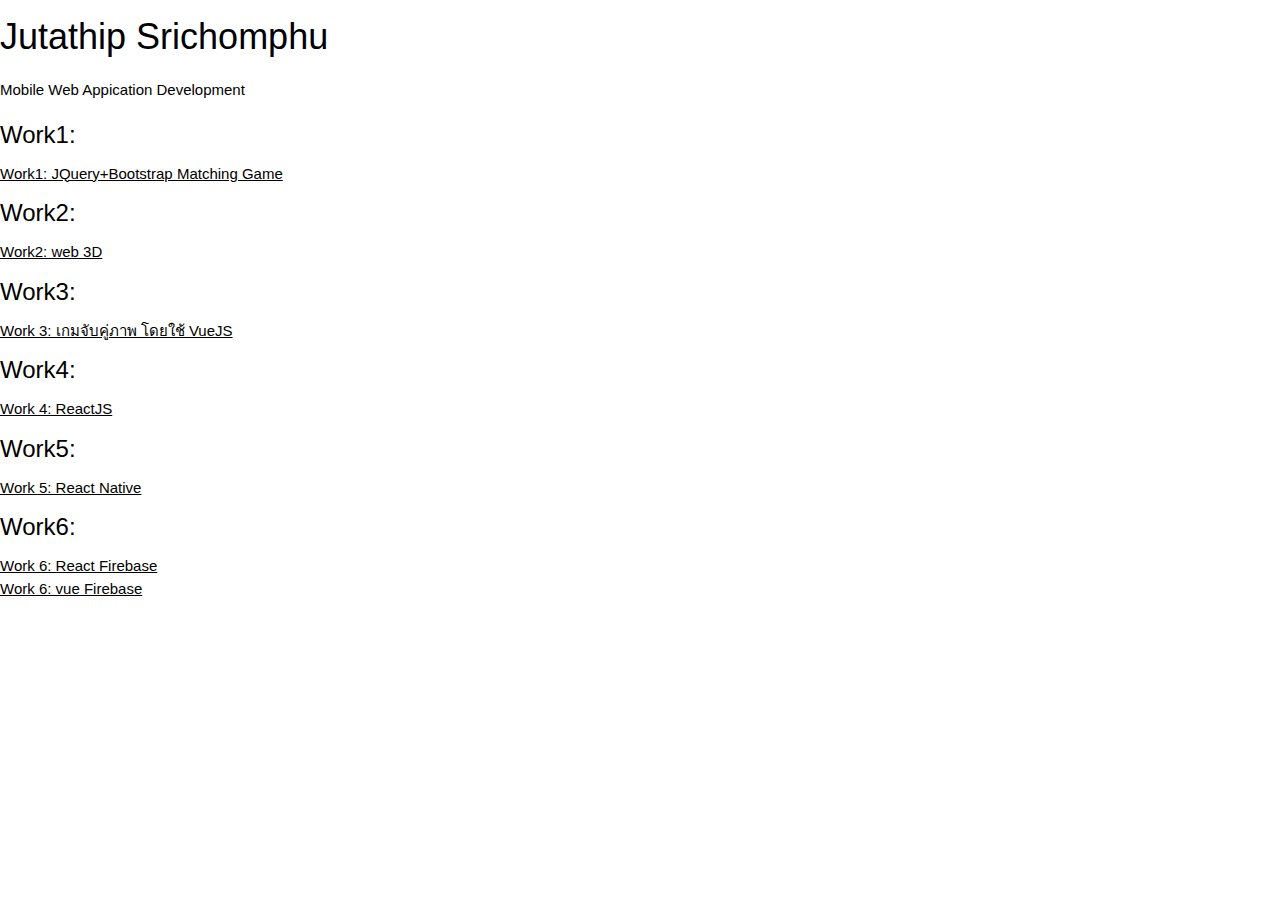
<file: index.html>
<!DOCTYPE html>
<html>
    <head>
        <title>index</title>
        <meta charset="UTF-8">
        <meta name="viewport" content="width=device-width, initial-scale=1">
        <link rel="stylesheet" href="my.css">
    <link href="https://cdn.jsdelivr.net/npm/bootstrap@5.1.3/dist/css/bootstrap.min.css" rel="stylesheet" integrity="sha384-1BmE4kWBq78iYhFldvKuhfTAU6auU8tT94WrHftjDbrCEXSU1oBoqyl2QvZ6jIW3" crossorigin="anonymous">
    <script src="https://ajax.googleapis.com/ajax/libs/jquery/3.7.1/jquery.min.js"></script>
        <link rel="stylesheet" href="https://www.w3schools.com/w3css/4/w3.css">
        <link rel="stylesheet" href="https://fonts.googleapis.com/css?family=Lato">
        <link rel="stylesheet" href="https://cdnjs.cloudflare.com/ajax/libs/font-awesome/4.7.0/css/font-awesome.min.css">
        <style>
          
        </style>
    </head>
<body>

    <body>
        <header>
            <div class="container">
                <h1>Jutathip Srichomphu</h1>
                <p>Mobile Web Appication Development </p>
            </div>
        </header>
    
        <section id="portfolio">
            <div class="container">
                <h2></h2>
                <div class="project">
                    <h3>Work1:</h3>
                    <a href="work1.html">Work1: JQuery+Bootstrap Matching Game</a>
                </div>
                <div class="project">
                    <h3>Work2:</h3>
                    <a href="work2.html">Work2: web 3D</a>
                </div>
                <div class="project">
                    <h3>Work3:</h3>
                    <a href="work3.html">Work 3: เกมจับคู่ภาพ โดยใช้ VueJS</a>
                </div>
                <div class="project">
                    <h3>Work4:</h3>
                    <a href="work4.html">Work 4: ReactJS</a>
                </div>
                <div class="project">
                    <h3>Work5:</h3>
                    <a href="work5.html">Work 5: React Native </a>
                </div>
                <div class="project">
                    <h3>Work6:</h3>
                    <a href="work6.html">Work 6: React Firebase</a>
                    <br><a href="work6_vue.html">Work 6: vue Firebase</a>
                </div>
                 
            </div>
        </section>

        <footer>
            <div class="container">
               
            </div>
        </footer>
    
    
    </body>

</html>
</file>
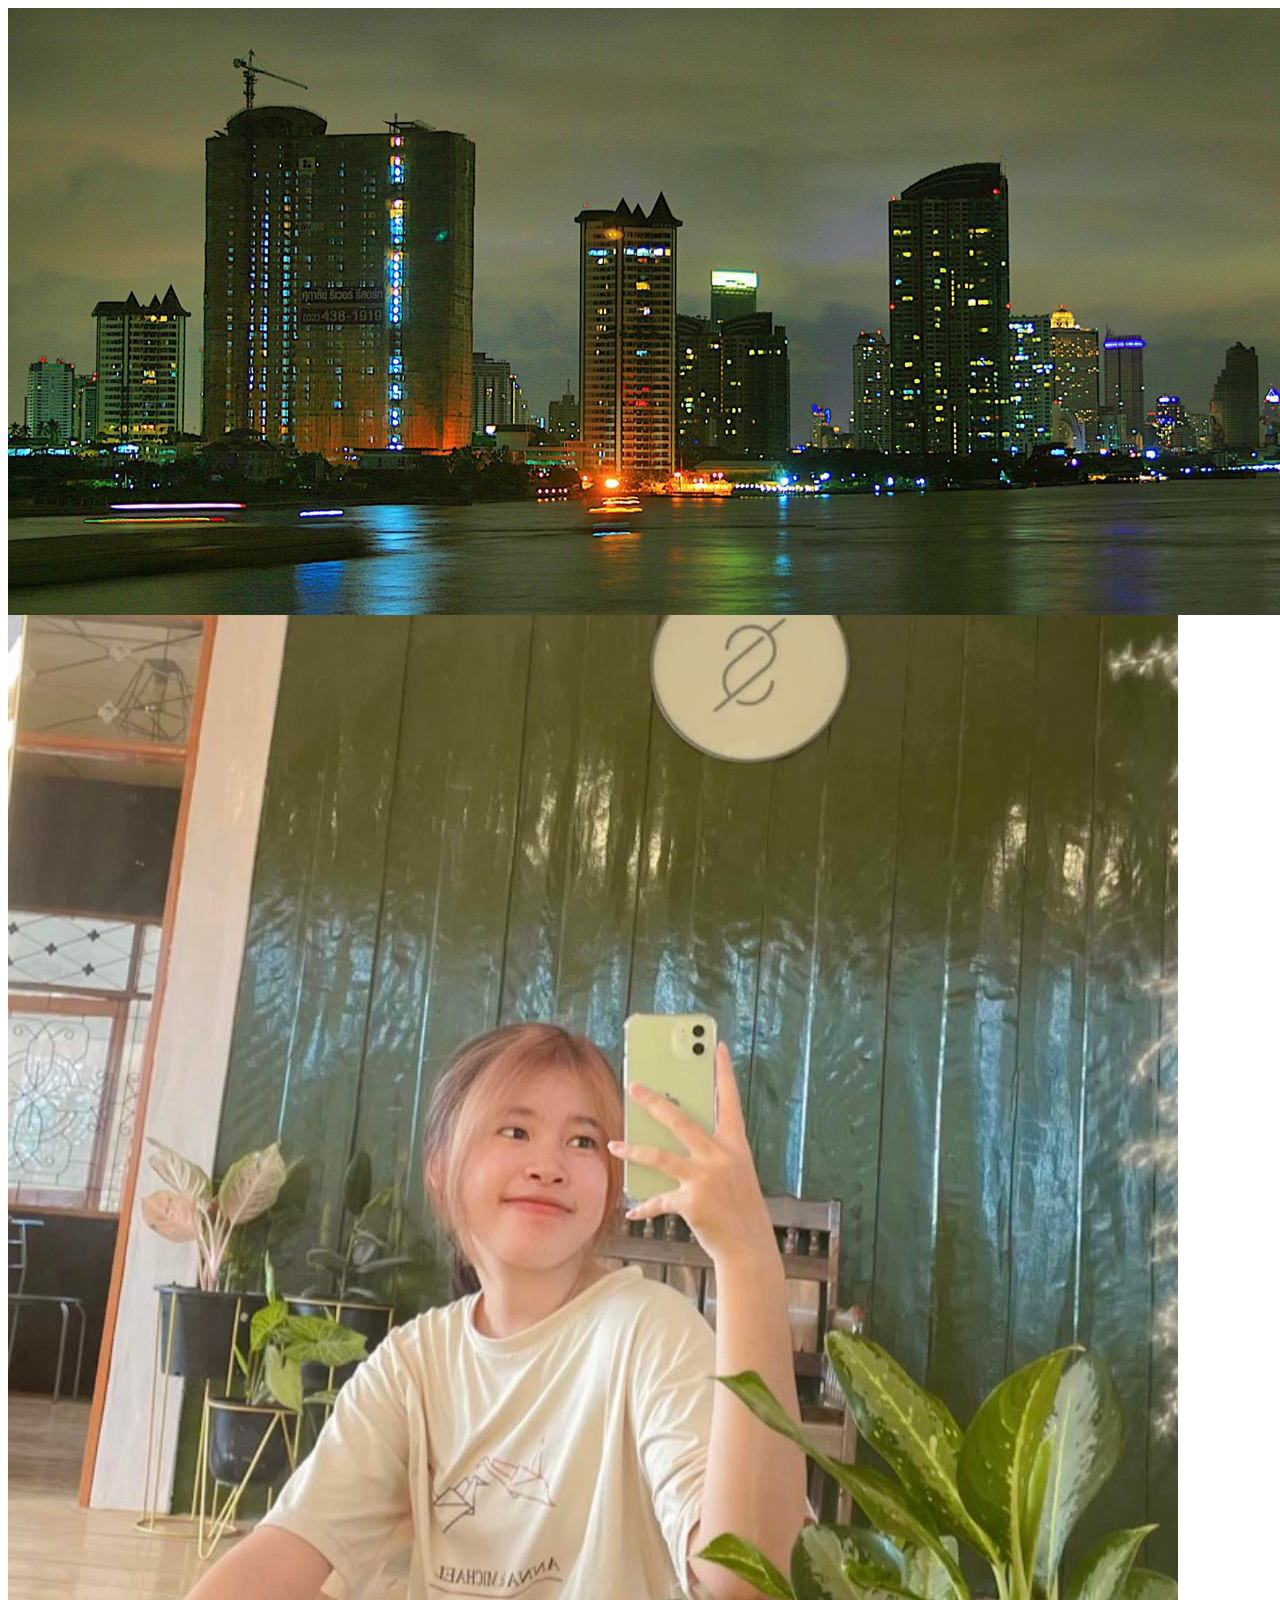
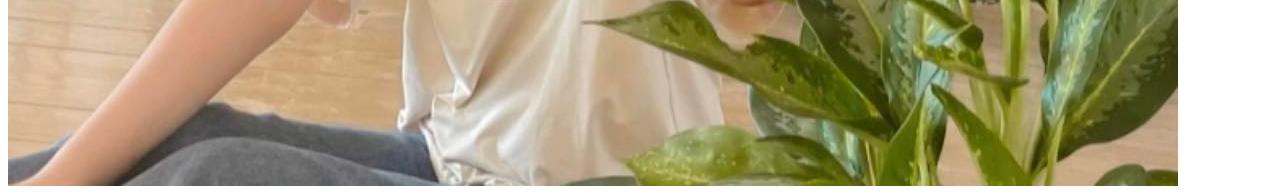
<file: work2.html>
<html>
  <head>
    <script src="https://aframe.io/releases/1.5.0/aframe.min.js"></script>
    <title>VRWeb 360</title>
    
  </head>
  <body>
    <a-scene>
      <a-assets>
        <img id="space" src="image/img1.jpg">
        <img id="me"  src="image/me2.jpg">

      </a-assets>
      
      <a-text value="Work 2" position="0 -5 -2.2" animation="property: position; to: 0 1.5 -2.2; dur: 2000; easing: linear; loop: false"></a-text>
      <a-text value="Jutathip Srichomphu" position="-5 1 -2"
      animation="property: position; to: -1 1 -2.2; dur: 8000; easing: linear; loop: false"
      ></a-text>

      <a-sky color="#ECFFFF" src="#space" radius="40"></a-sky>
      <a-camera>
        <a-cursor></a-cursor>
      </a-camera>
      <a-box position="0 0 0" 
         width="1" height="1"
         animation="property: position; to: 0 1 -5; dur: 2000; easing: linear" 
         animation__2="property: rotation;; to: 0 360 0; dur: 5000; loop: true;" 
         src="#me"
         ></a-box>
         <a-box position="-10 0.75 -10" src="image/me.jpg" 
            animation="property: position; to: 2 1 1; dur: 10000; easing: linear; loop: true;"
            animation__2="property: rotation; to: 0 90 90; dur: 500; loop: true;" 
         ></a-box>   
    </a-scene>

  </body>
</html>
</file>
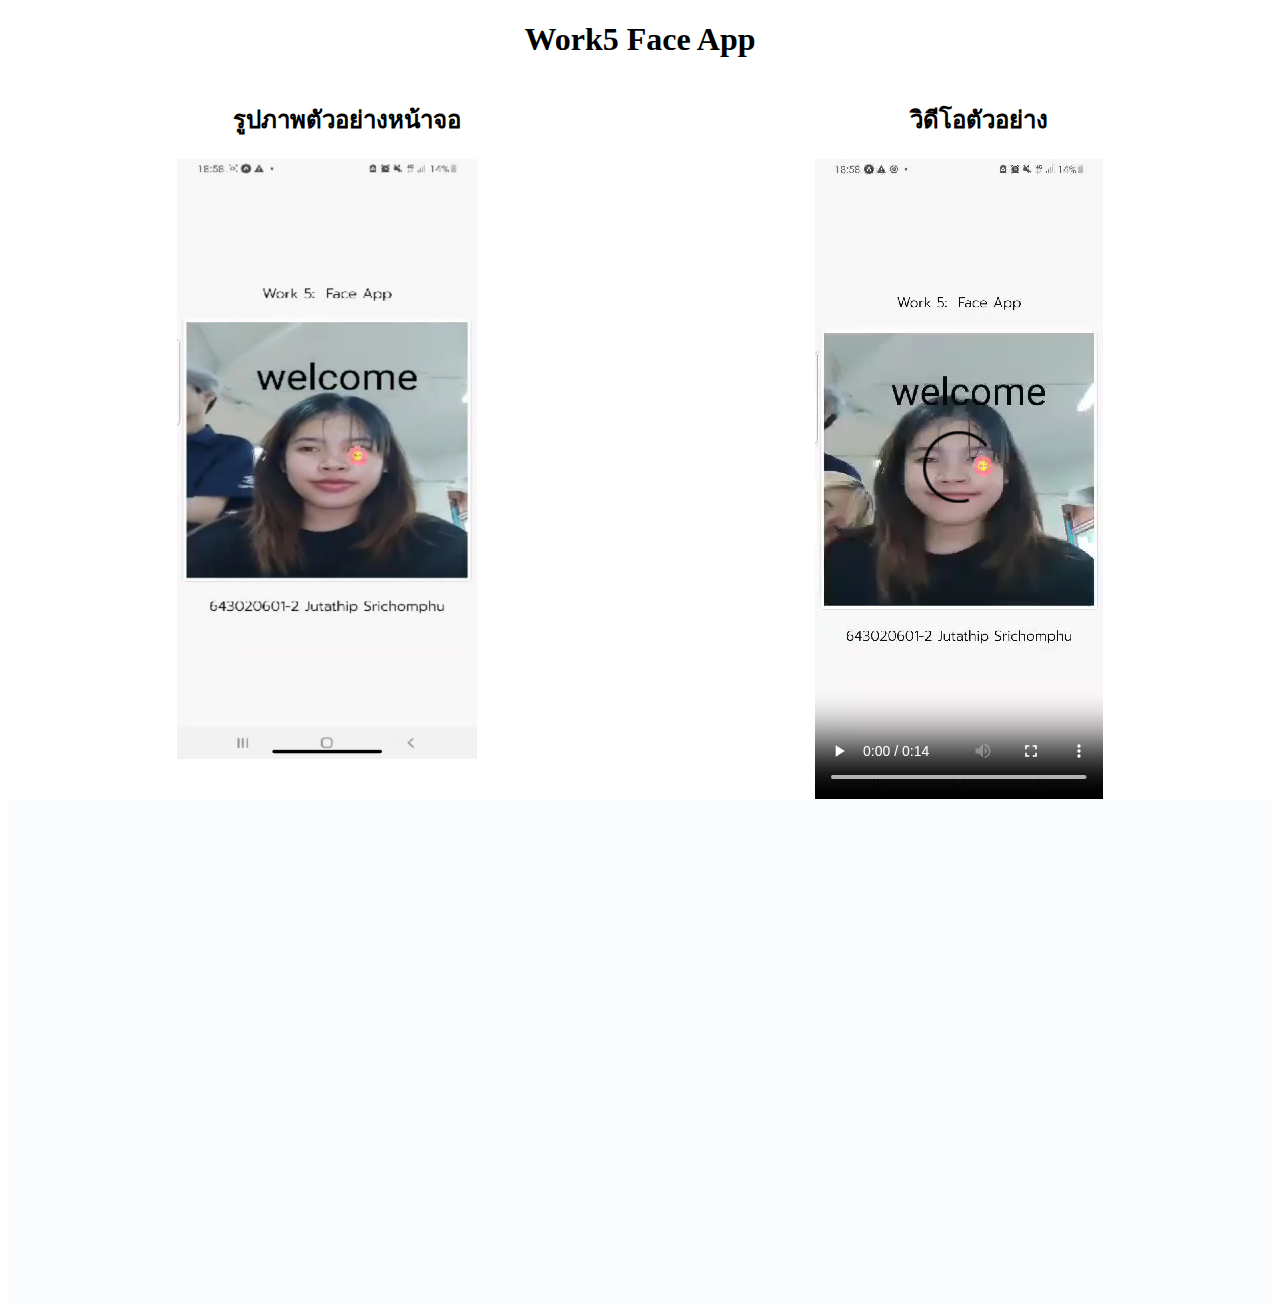
<file: work5.html>
<!DOCTYPE html>
<html>

<head>
    <title>Work5 Face App</title>
    <style>
        .container {
            width: 100%;
        }

        h1 {
            text-align: center;
        }

        .text,.clip {
            display: flex;
            justify-content: space-around;
            
        }

        img {
            width: 300px;
            height: 600px;
        }

        video {
            max-width: calc(100% - 200px);
            height: auto;
        }

        p {
            font-size: larger;
        }
    </style>
</head>

<body>

    <h1>Work5 Face App</h1>
    <div class="container">
        <div class="text">
            <h2>รูปภาพตัวอย่างหน้าจอ</h2>
            <h2>วิดีโอตัวอย่าง</h2>
        </div>
        <div class="clip">
            <img src="image/imgclip.jpg" alt="รูป">

            <video controls>
                <source src="clip/clips.mp4" type="video/mp4">
            </video>
        </div>
    </div>


    <div data-snack-id="@jutathip11/work5" data-snack-platform="mydevice" data-snack-preview="true" data-snack-theme="light" style="overflow:hidden;background:#fbfcfd;border:1px solid var(--color-border);border-radius:4px;height:505px;width:100%"></div>
    <script async src="https://snack.expo.dev/embed.js"></script>
</body>

</html>
</file>
<file: my.css>
.body{
  background-color: plum;
  font-family
}
#view2 .col {
  padding:5px;
}
#view2 .col img {
  width:100%;
}
</file>
